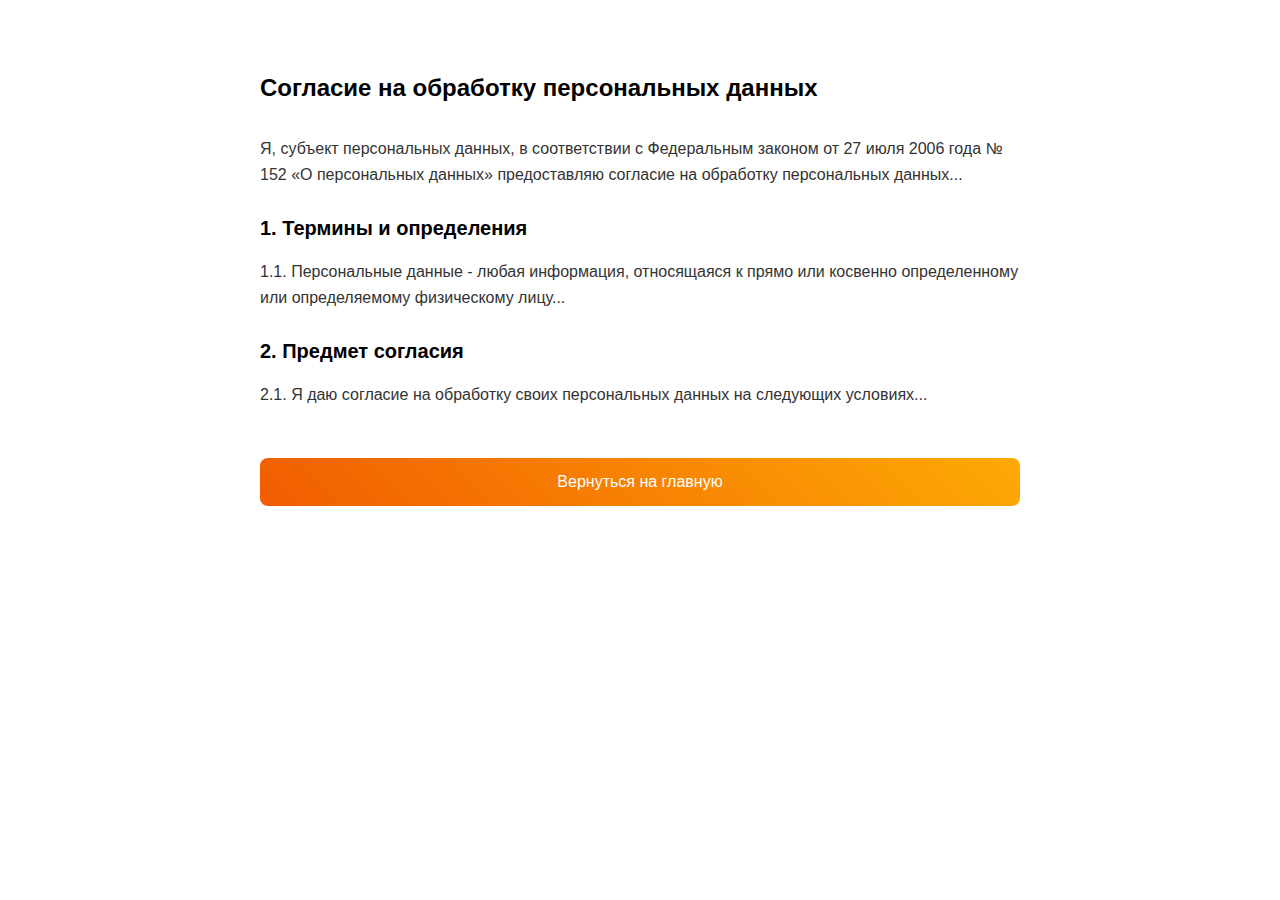
<file: data-processing.html>
<!DOCTYPE html>
<html lang="ru">
<head>
    <meta charset="UTF-8">
    <meta name="viewport" content="width=device-width, initial-scale=1.0">
    <title>Согласие на обработку персональных данных</title>
    <link rel="stylesheet" href="assets.css/styles.css">
</head>
<body>
    <div class="document-wrapper">
        <h1>Согласие на обработку персональных данных</h1>
        <div class="document-content">
            <!-- Текст согласия -->
            <p>Я, субъект персональных данных, в соответствии с Федеральным законом от 27 июля 2006 года № 152 «О персональных данных» предоставляю согласие на обработку персональных данных...</p>
            
            <h2>1. Термины и определения</h2>
            <p>1.1. Персональные данные - любая информация, относящаяся к прямо или косвенно определенному или определяемому физическому лицу...</p>
            
            <h2>2. Предмет согласия</h2>
            <p>2.1. Я даю согласие на обработку своих персональных данных на следующих условиях...</p>
            
            <!-- Добавьте остальные разделы документа -->
        </div>
        <a href="/" class="back-button">Вернуться на главную</a>
    </div>
</body>
</html>
</file>
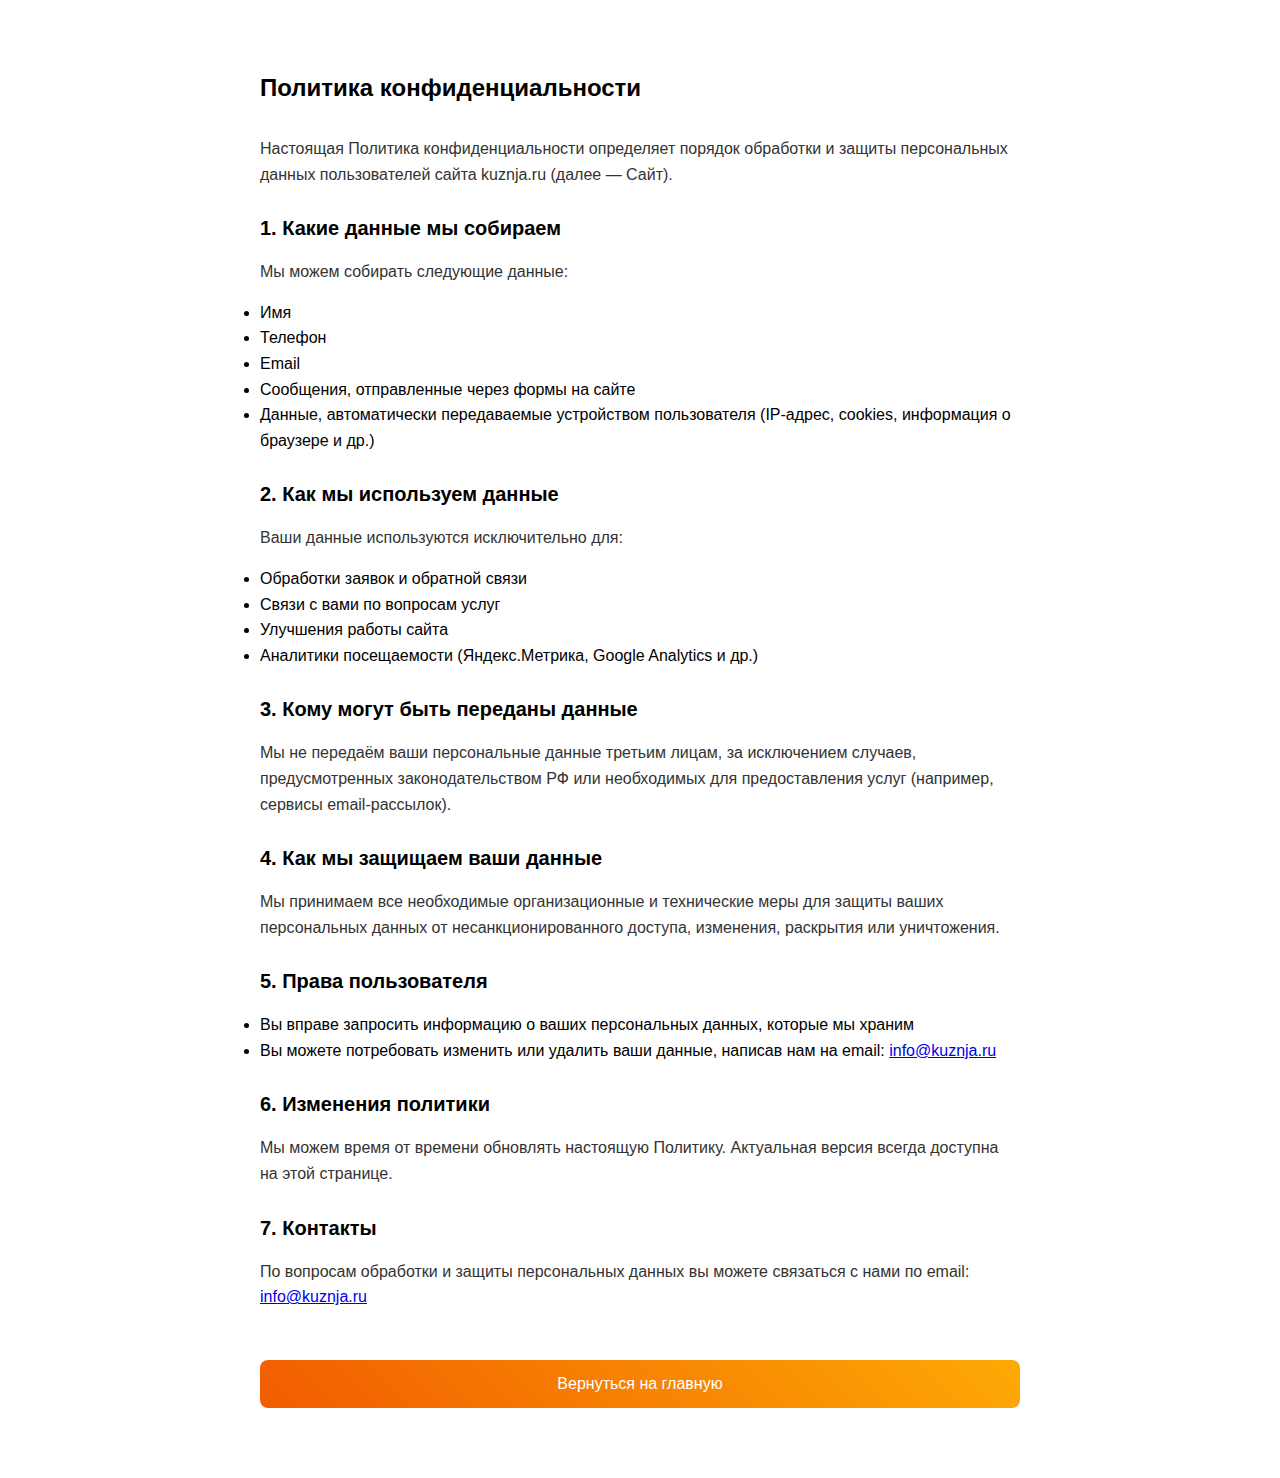
<file: privacy-policy.html>
<!DOCTYPE html>
<html lang="ru">
<head>
    <meta charset="UTF-8">
    <title>Политика конфиденциальности</title>
    <link rel="stylesheet" href="assets.css/styles.css">
</head>
<body>
    <div class="document-wrapper">
        <h1>Политика конфиденциальности</h1>
        <div class="document-content">
            <p>Настоящая Политика конфиденциальности определяет порядок обработки и защиты персональных данных пользователей сайта kuznja.ru (далее — Сайт).</p>

            <h2>1. Какие данные мы собираем</h2>
            <p>Мы можем собирать следующие данные:</p>
            <ul>
                <li>Имя</li>
                <li>Телефон</li>
                <li>Email</li>
                <li>Сообщения, отправленные через формы на сайте</li>
                <li>Данные, автоматически передаваемые устройством пользователя (IP-адрес, cookies, информация о браузере и др.)</li>
            </ul>

            <h2>2. Как мы используем данные</h2>
            <p>Ваши данные используются исключительно для:</p>
            <ul>
                <li>Обработки заявок и обратной связи</li>
                <li>Связи с вами по вопросам услуг</li>
                <li>Улучшения работы сайта</li>
                <li>Аналитики посещаемости (Яндекс.Метрика, Google Analytics и др.)</li>
            </ul>

            <h2>3. Кому могут быть переданы данные</h2>
            <p>Мы не передаём ваши персональные данные третьим лицам, за исключением случаев, предусмотренных законодательством РФ или необходимых для предоставления услуг (например, сервисы email-рассылок).</p>

            <h2>4. Как мы защищаем ваши данные</h2>
            <p>Мы принимаем все необходимые организационные и технические меры для защиты ваших персональных данных от несанкционированного доступа, изменения, раскрытия или уничтожения.</p>

            <h2>5. Права пользователя</h2>
            <ul>
                <li>Вы вправе запросить информацию о ваших персональных данных, которые мы храним</li>
                <li>Вы можете потребовать изменить или удалить ваши данные, написав нам на email: <a href="mailto:info@kuznja.ru">info@kuznja.ru</a></li>
            </ul>

            <h2>6. Изменения политики</h2>
            <p>Мы можем время от времени обновлять настоящую Политику. Актуальная версия всегда доступна на этой странице.</p>

            <h2>7. Контакты</h2>
            <p>По вопросам обработки и защиты персональных данных вы можете связаться с нами по email: <a href="mailto:info@kuznja.ru">info@kuznja.ru</a></p>
        </div>
        <a href="index.html" class="back-button">Вернуться на главную</a>
    </div>
</body>
</html>
</file>
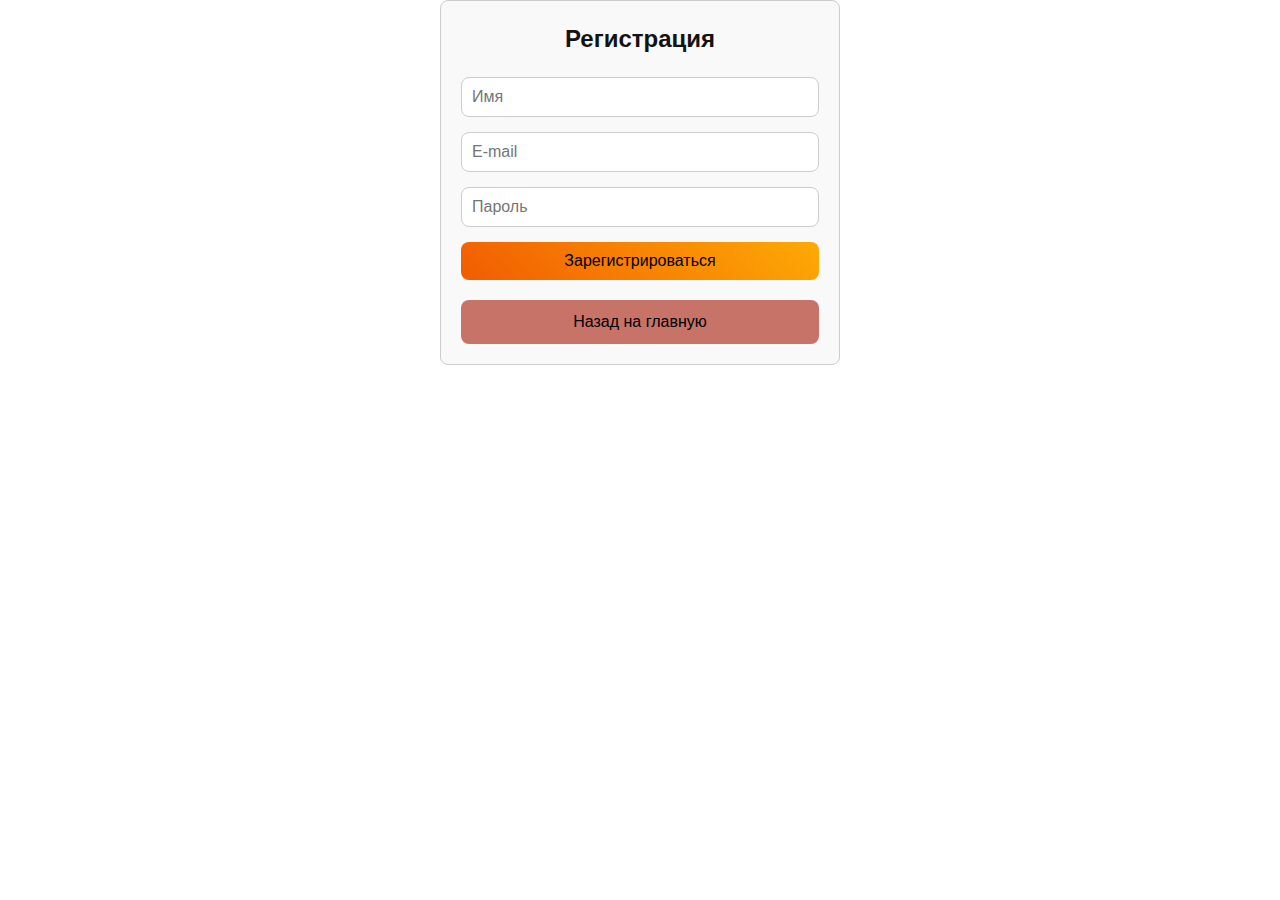
<file: registration.html>
<!DOCTYPE html>
<html lang="en">
<head>
    <meta charset="UTF-8">
    <meta name="viewport" content="width=device-width, initial-scale=1.0">
    <link rel="stylesheet" href="assets.css/styles.css">
    <title>Регистрация</title>
</head>
<body>
    <div class="registration__container">
        <h2 class="registration__title">Регистрация</h2>

        
        <form class="registration__form">
            <input type="text" placeholder="Имя" class="registration__input" required>
            <input type="email" placeholder="E-mail" class="registration__input" required>
            <input type="password" placeholder="Пароль" class="registration__input" required>
            <button type="submit" class="registration__button">Зарегистрироваться</button>
            
            <a href="index.html" class="back-link">Назад на главную</a>
        </form>
    </div>
</body>
</html>
</file>
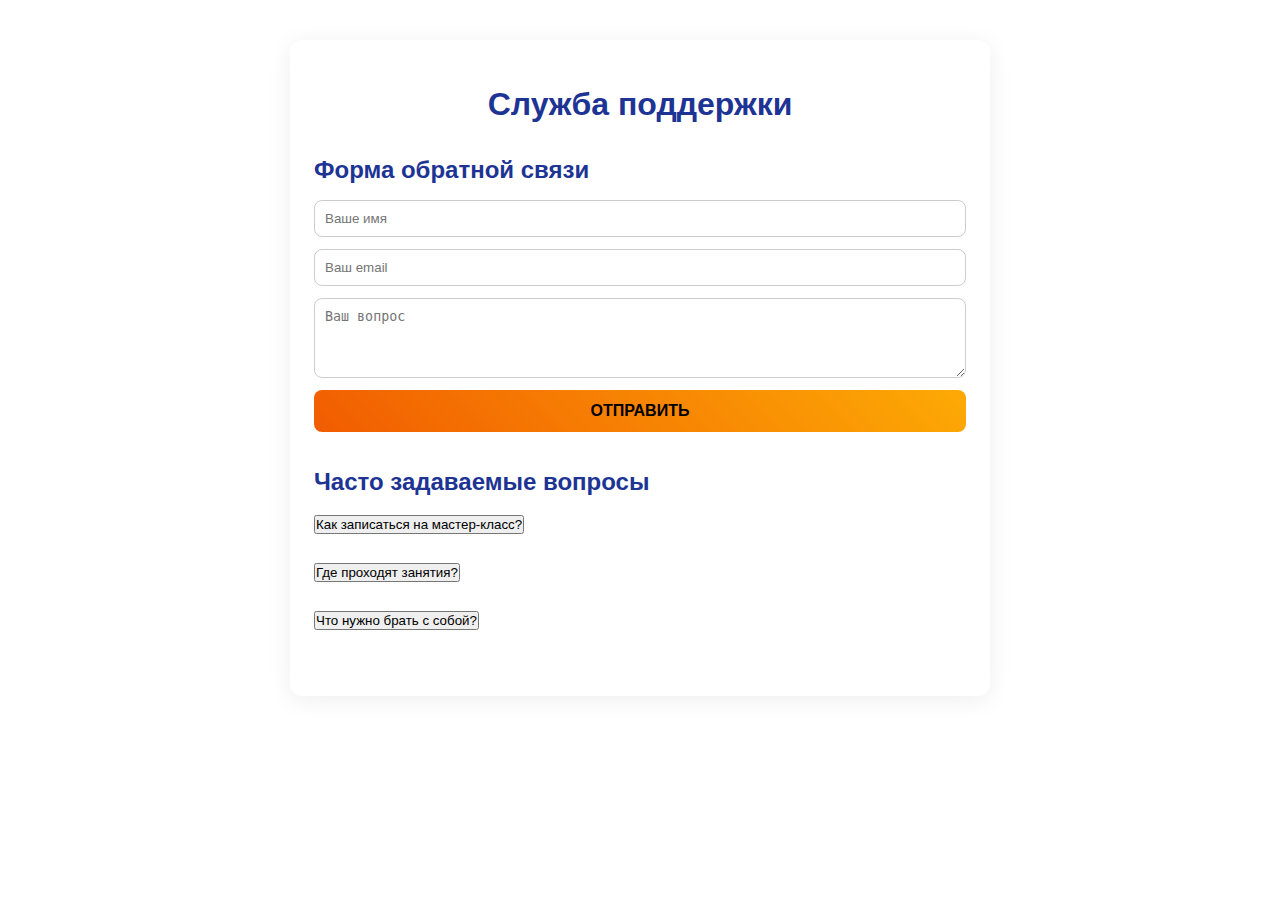
<file: support.html>
<!DOCTYPE html>
<html lang="ru">
<head>
    <meta charset="UTF-8">
    <title>Служба поддержки</title>
    <link rel="stylesheet" href="assets.css/styles.css">
</head>
<body>
    <div class="support__container" style="max-width: 700px; margin: 40px auto; background: #fff; border-radius: 12px; box-shadow: 0 4px 24px rgba(0,0,0,0.07); padding: 40px 24px;">
        <h1 style="text-align:center; color:#1D3494; margin-bottom: 24px;">Служба поддержки</h1>
        <h2 style="color:#1D3494; margin-bottom: 12px;">Форма обратной связи</h2>
        <form style="display:flex; flex-direction:column; gap:12px; margin-bottom:32px;">
            <input type="text" placeholder="Ваше имя" required style="padding:10px; border-radius:8px; border:1px solid #ccc;">
            <input type="email" placeholder="Ваш email" required style="padding:10px; border-radius:8px; border:1px solid #ccc;">
            <textarea placeholder="Ваш вопрос" required style="padding:10px; border-radius:8px; border:1px solid #ccc; min-height:80px;"></textarea>
            <button type="submit" style="background: linear-gradient(45deg, #F15C01 0%, #FDAA05 100%); color:#000; border:none; border-radius:8px; padding:12px 0; font-size:16px; font-weight:600; cursor:pointer;">ОТПРАВИТЬ</button>
        </form>
        <h2 style="color:#1D3494; margin-bottom: 12px;">Часто задаваемые вопросы</h2>
        <div class="faq">
            <div class="faq-item">
                <button class="faq-question">Как записаться на мастер-класс?</button>
                <div class="faq-answer">Через форму на главной странице или по телефону.</div>
            </div>
            <div class="faq-item">
                <button class="faq-question">Где проходят занятия?</button>
                <div class="faq-answer">Санкт-Петербург, Ленинский проспект 13В.</div>
            </div>
            <div class="faq-item">
                <button class="faq-question">Что нужно брать с собой?</button>
                <div class="faq-answer">Всё необходимое оборудование предоставляется на месте.</div>
            </div>
        </div>
    </div>
    <script>
    document.querySelectorAll('.faq-question').forEach(btn => {
        btn.addEventListener('click', function() {
            this.parentElement.classList.toggle('active');
        });
    });
    </script>
</body>
</html>
</file>
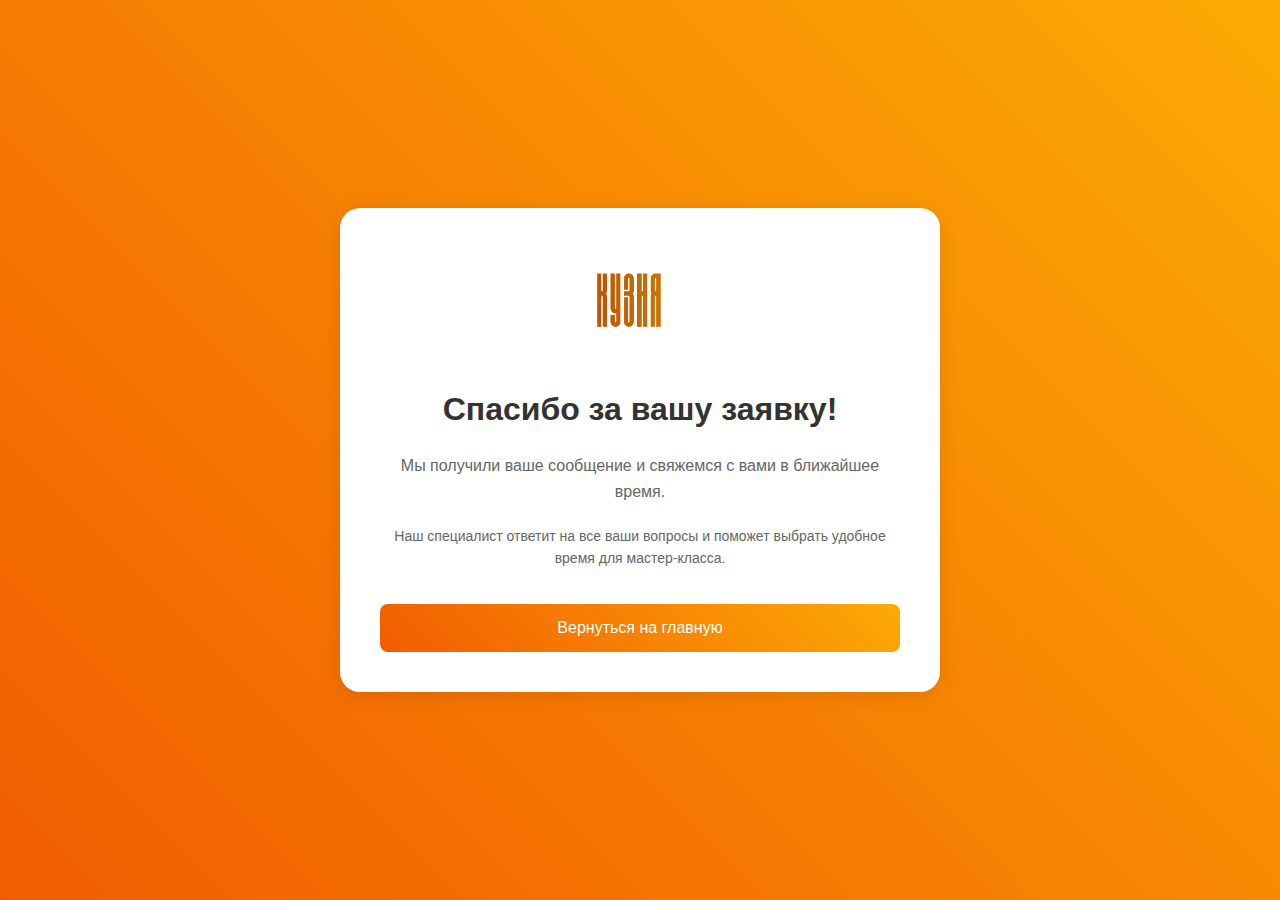
<file: thanks.html>
<!DOCTYPE html>
<html lang="ru">
<head>
    <meta charset="UTF-8">
    <meta name="viewport" content="width=device-width, initial-scale=1.0">
    <title>Спасибо за заявку | Кузня</title>
    <link rel="stylesheet" href="assets.css/styles.css">
    
    <!-- Добавляем те же фавиконки -->
    <link rel="apple-touch-icon" sizes="180x180" href="img/Pictures/icons/favicon_io (3)/apple-touch-icon.png">
    <link rel="icon" type="image/png" sizes="32x32" href="img/Pictures/icons/favicon_io (3)/favicon-32x32.png">
    <link rel="icon" type="image/png" sizes="16x16" href="img/Pictures/icons/favicon_io (3)/favicon-16x16.png">
    <link rel="manifest" href="img/Pictures/icons/favicon_io (3)/site.webmanifest">
</head>
<body>
    <div class="success-page">
        <div class="success-content">
            <img src="img/Pictures/Mask group (1).png" alt="Кузня" class="success-logo">
            <h1>Спасибо за вашу заявку!</h1>
            <p>Мы получили ваше сообщение и свяжемся с вами в ближайшее время.</p>
            <p class="success-details">Наш специалист ответит на все ваши вопросы и поможет выбрать удобное время для мастер-класса.</p>
            <a href="/" class="back-button">Вернуться на главную</a>
        </div>
    </div>
</body>
</html>
</file>
<file: assets.css/styles.css>
/* Reset and base styles */
* {
    margin: 0;
    padding: 0;
    box-sizing: border-box;
}

/* Variables */
:root {
    --primary-color: #F15C01;
    --secondary-color: #FDAA05;
    --text-color: #ffffff;
    --background-color: #000000;
}

/* Base styles */
body {
    font-family: Arial, sans-serif;
    line-height: 1.5;
    color: var(--text-color);
}

.wrapper {
    min-height: 100vh;
    display: flex;
    flex-direction: column;
    overflow: hidden;
}

/* Header styles */
.header {
    position: fixed;
    width: 100%;
    top: 0;
    left: 0;
    background-color: var(--background-color);
    z-index: 100;
    height: 80px;
}

.header__container {
    max-width: 1200px;
    margin: 0 auto;
    padding: 0 20px;
    height: 100%;
    display: flex;
    align-items: center;
    justify-content: center;
    position: relative;
}

.header__menu {
    flex: 1;
}

.menu__list {
    display: flex;
    justify-content: center;
    align-items: center;
    gap: 57px;
    margin: 0;
    padding: 0;
    list-style: none;
}

.menu__list li:nth-child(5) {
    margin: 0 30px;
}

.menu__list li:last-child {
    margin-right: 120px;
}

.menu__link {
    color: var(--text-color);
    text-decoration: none;
    font-size: 16px;
    transition: color 0.3s ease;
    outline: none;
}

.menu__link:hover {
    color: var(--primary-color);
}

.header__logo {
    display: flex;
    align-items: center;
    height: 32px;
}

.header__logo img {
    max-width: 100px;
    height: auto;
    object-fit: contain;
}

.header__right {
    position: absolute;
    right: 20px;
}

.header__button {
    width: 103px;
    height: 32px;
    padding: 0;
    display: flex;
    align-items: center;
    justify-content: center;
    background: transparent;
    color: var(--text-color);
    text-decoration: none;
    border: 2px solid transparent;
    border-radius: 8px;
    background-image:
        linear-gradient(var(--background-color), var(--background-color)),
        linear-gradient(to right, var(--primary-color), var(--secondary-color));
    background-origin: border-box;
    background-clip: content-box, border-box;
    transition: all 0.3s ease;
}

.header__button:hover {
    opacity: 0.8;
}

.menu__icon {
    display: none;
}


.hero {
    padding-top: 80px;
    padding-bottom: 30px;
    background-color: var(--background-color);
    position: relative;
    margin-bottom: 0;
}

.hero__container {
    max-width: 1200px;
    margin: 0 auto;
    padding: 0 15px;
    position: relative;
    display: flex;
    align-items: center;
}

.hero__content {
    max-width: 800px;
    position: relative;
    z-index: 2;
    padding-top: 100px;
    padding-left: 100px;
}

.hero__title {
    font-family: 'Kanit', sans-serif;
    font-size: 64px;
    font-weight: 700;
    line-height: 85%;
    margin-bottom: 30px;
    width: 140%;
}

.hero__subtitle {
    font-family: 'Libre Franklin', sans-serif;
    font-size: 24px;
    margin-bottom: 215px;
    opacity: 0.9;
}

.hero__button {
    background: linear-gradient(45deg, #F15C01 0%, #FDAA05 100%);
    color: #000000;
    width: 394px;
    height: 69px;
    padding: 15px;
    border: none;
    border-radius: 8px;
    font-size: 20px;
    font-weight: 600;
    font-family: 'Libre Franklin', sans-serif;
    cursor: pointer;
    transition: opacity 0.3s ease;
    text-decoration: none;
    /* Добавляем, так как это ссылка */
    display: inline-flex;
    /* Добавляем для правильного выравнивания текста */
    align-items: center;
    /* Центрируем текст по вертикали */
    justify-content: center;
    /* Центрируем текст по горизонтали */
   
}

.hero__button:hover {
    opacity: 0.9;
}

.hero__image {
    position: absolute;
    right: 0;
    top: 50%;
    transform: translateY(-50%);
    width: 50%;
    z-index: 1;
}

.hero__image img {
    width: 100%;
    height: auto;
    object-fit: cover;
}

.menu__icon {
    display: none;
}


/* Добавим общее правило для всех элементов */
* {
    box-sizing: border-box;
}

.about {
    position: relative;
    width: 100%;
    margin-top: -1px;
    min-height: 1011px;
    margin-bottom: 12px;
    background-image: url('img/Pictures/горн.png');
    background-size: cover;
    background-position: center;
    background-repeat: no-repeat;
    display: flex;
    align-items: center;
}

.about__container {
    max-width: 1440px;
    margin: 0 auto;
}

.about__content {
    position: relative;
    top: -150px;
    left: 50%;
    transform: translateX(-50%);
    z-index: 2;
    width: 100%;
    max-width: 581px;
    height: auto;
    overflow: hidden;
    padding: 20px;
}

.about__text {
    display: block;
    width: 100%;
    height: auto;
    font-family: 'Libre Franklin', sans-serif;
    font-size: 20px;
    line-height: 1.5;
    color: var(--text-color);
    margin: 0;
    padding: 0;
}

.about__image {
    position: absolute;
    top: 0;
    left: 0;
    width: 100%;
    height: 100%;
    z-index: 1;
}

.about__image img {
    width: 100%;
    height: 100%;
    object-fit: cover;
    object-position: center;
}


.masterclass {
    background-color: #ffffff;
    padding: 0 0 50px;
    margin-top: 12px;
    position: relative;
    z-index: 2;
}

.masterclass__container {
    max-width: 1440px;
    margin: 0 auto;
    display: flex;
    flex-wrap: wrap;
    /* Добавляем перенос строк */
    justify-content: center;
    align-items: center;
    padding: 0 20px;
}

.masterclass__card {
    display: flex;
    width: 1098px;
    gap: 12px;
    align-items: center;
    justify-content: center;
    margin-bottom: 12px;
    /* Добавляем отступ между карточкам */
}

.masterclass__card:last-child {
    margin-bottom: 0;
    /* Убираем отступ у последней карточки */
}

.masterclass__card.expanded {
    align-items: stretch;
    margin-bottom: 30px;
}


.card__image {
    width: 579px;
    height: 386px;
    flex-shrink: 0;
    border-radius: 12px;
    overflow: hidden;
}

.card__image img {
    width: 100%;
    height: 100%;
    object-fit: cover;
}

.card__content {
    width: 519px;
    height: 386px;
    padding: 48px 67px;
    display: flex;
    flex-direction: column;
    background-color: #F15C01;
    justify-content: center;
    align-items: center;
    border-radius: 12px;
}

.card__content-wrapper {
    width: 385px;
    height: auto;
    min-height: 289px;
    display: flex;
    flex-direction: column;
    gap: 6px;
    justify-content: center;
}

.masterclass__card:nth-child(2) .card__content {
    background-color: #CD9764;
}

.masterclass__card:nth-child(3) .card__content {
    background-color: #D9722B;
}

.masterclass__card:nth-child(4) .card__content {
    background-color: #C77368;
}

.card__title {
    font-family: 'Libre Franklin', sans-serif;
    font-size: 20px;
    font-weight: 600;
    color: #000000;
    margin: 0;
    line-height: 115%;
}

.card__description {
    font-family: 'Libre Franklin', sans-serif;
    font-size: 16px;
    color: var(--text-color);
    display: -webkit-box;
    -webkit-line-clamp: 2;
    /* Ограничение в 2 строки */
    -webkit-box-orient: vertical;
    overflow: hidden;
    text-overflow: ellipsis;
    margin: 0;
}

.card__details {
    display: flex;
    flex-direction: column;
    gap: 6px;
    font-family: 'Libre Franklin', sans-serif;
    font-size: 16px;
    color: #000000;
    margin-bottom: 6px;
}

.card__details p {
    margin: 0;
}

.card__footer {
    display: flex;
    justify-content: space-between;
    align-items: center;
    margin-top: auto;
}

.card__price {
    font-family: 'Libre Franklin', sans-serif;
    font-size: 20px;
    font-weight: 600;
    color: #000000;
    margin: 0;
}

.card__footer a {
    font-family: 'Libre Franklin', sans-serif;
    font-size: 16px;
    color: var(--text-color);
    text-decoration: none;
    text-transform: uppercase;
}

.card__footer a:hover {
    opacity: 0.8;
}

.card__arrow {
    width: 385px;
    height: 2px;
    background-color: #000000;
    position: relative;
    margin: 6px 0;
}

.long-arrow {
    height: 1px;
}

.card__arrow::after {
    content: '';
    position: absolute;
    left: -4px;
    top: 50%;
    transform: translateY(-50%) rotate(180deg);
    width: 0;
    height: 0;
    border-top: 6px solid transparent;
    border-left: 8px solid #000000;
    border-bottom: 6px solid transparent;

}

.card__full-description {
    font-family: 'Libre Franklin', sans-serif;
    font-size: 14px;
    color: #000000;
    margin: 6px 0;
    line-height: 120%;
    display: -webkit-box;
    -webkit-line-clamp: 2;
    -webkit-box-orient: vertical;
    overflow: hidden;
    text-overflow: ellipsis;
    transition: all 0.3s ease;
}

.card__full-description.expanded {
    -webkit-line-clamp: unset;
    display: block;
    height: auto;
    max-height: none;
}


.card__link {
    color: var(--text-color);
    text-decoration: none;
    cursor: pointer;
    transition: opacity 0.3s ease;
    font-size: 12px;
}

.card__link:hover {
    opacity: 0.8;
}


.master {
    background-color: #ffffff;
    padding: 50px 0;
}

.master__container {
    max-width: 1440px;
    margin: 0 auto;
    padding: 0 20px;
    display: flex;
    align-items: center;
    justify-content: center;
    gap: 121px;
    /* Отступ между текстом и картинкой */
}

.master__content {
    width: 419px;
    height: 457px;
    display: flex;
    flex-direction: column;
    gap: 16px;
    /* Отступ между эементами */
}

.master__title {
    font-family: 'Libre Franklin', sans-serif;
    font-size: 32px;
    font-weight: 600;
    color: #000000;
}

.master__text {
    font-family: 'Libre Franklin', sans-serif;
    font-size: 16px;
    font-weight: 400;
    line-height: 1.5;
    color: #000000;
}

.master__arrow {
    width: 393px;
    height: 1px;
    background-color: #000000;
    position: relative;
    margin: 6px 0;
    display: flex;
    align-items: center;
    justify-content: flex-end;
    /* Добавляем выравнивание по правому краю */
}

.master__arrow::after {
    content: '';
    position: relative;
    width: 0;
    height: 0;
    border-top: 6px solid transparent;
    border-left: 8px solid #000000;
    border-bottom: 6px solid transparent;
    margin-right: -4px;
    /* Добавляем небольшой отступ справа */
}

.master__title+.master__arrow {
    height: 2px;
}

.master__subtitle {
    font-family: 'Libre Franklin', sans-serif;
    font-size: 24px;
    font-weight: 400;
    color: #000000;
}

.master__image {
    width: 571px;
    height: 697px;
}

.master__image img {
    width: 100%;
    height: 100%;
    object-fit: cover;
    border-radius: 12px;
    /* Добавляем скругление углов как у карточек */
}

.gallery {
    width: 100%;
    background-color: #ffffff;
    margin-top: 30px;
}

.gallery__container {
    width: 1110px;
    height: 1115px;
    margin: 0 auto;
    display: flex;
    gap: 12px;
}

.gallery__main {
    width: 588px;
    height: 1115px;
    position: relative;
    overflow: hidden;
    border-radius: 12px;
}

.gallery__main::before {
    content: '';
    position: absolute;
    width: 300px;
    /* Размер эллипса можно регулировать */
    height: 300px;
    background: #165AC9;
    border-radius: 50%;
    top: 351px;
    /* mt-351 */
    left: 85px;
    /* ml-85 */
    filter: blur(100px);
    /* Эффект размытия */
    opacity: 1;
    z-index: 1;
    /* Располагаем под текстом, но над картинкой */
}

.gallery__main img {
    width: 100%;
    height: 100%;
    object-fit: cover;
    border-radius: 12px;
}

.gallery__text {
    position: absolute;
    width: 410px;
    height: 189px;
    margin-top: 151px;
    margin-left: 104px;
    margin-right: 74px;
    z-index: 2;
}

.gallery__text p {
    font-family: 'Libre Franklin', sans-serif;
    font-size: 20px;
    font-weight: 400;
    line-height: 1.5;
    color: var(--text-color);
}

.gallery__side {
    display: flex;
    flex-direction: column;
    gap: 12px;
}

.gallery__image {
    width: 510px;
    height: 376px;
    overflow: hidden;
    border-radius: 12px;
}

.gallery__image img {
    width: 100%;
    height: 100%;
    object-fit: cover;
    border-radius: 12px;
}


.contact {
    background-color: #1D3494;
    position: relative;
    width: 100%;
    min-height: 875px;
    margin-top: 100px;
    overflow: visible;
}

.contact__bg-image {
    position: absolute;
    left: 0;
    top: 0;
    width: 528px;
    height: 100%;
    background-image: url('../img/Pictures/подвал.png');
    background-size: cover;
    background-position: center;
    background-repeat: no-repeat;
    z-index: 1;

}

.contact__container {
    display: flex;
    justify-content: space-between;
    align-items: flex-start;
    max-width: 1440px;
    width: 100%;
    margin: 0 auto;
    padding: 60px 20px;
    position: relative;
    z-index: 2;
    min-height: 800px;
}

.contact__form-wrapper {
    background: #D9D9D9;
    border-radius: 16px;
    padding: 30px;
    width: 695px;
    height: auto;
    margin-left: 100px;
    display: flex;
    align-items: center;
    gap: 86px;
    position: relative;
    justify-content: center;
}

.contact__info {
    width: 367px;
    height: auto;
    padding: 0 20px;
    position: absolute;
    right: 68px;
    top: -70px;
    z-index: 3;
    display: flex;
    flex-direction: column;
}

.contact__blue-line {
    position: absolute;
    left: 0;
    top: 0;
    width: 21px;
    height: 100%;
    /* Высота как у формы */
    background-color: #1D3494;
    z-index: 2;
    border-top-left-radius: 16px;
    /* Скругление как у формы */
    border-bottom-left-radius: 16px;
}

.contact__media-container {
    width: 168px;
    height: 382px;
    display: flex;
    flex-direction: column;
    align-self: center;
    /* Центрируем сам контейнер */
    margin: auto 0;
    /* Автоматические отступы сверху и снизу */
    padding-left: 20px;
}

.contact__image-text {
    width: 168px;
    height: 115px;
    display: block;
    font-family: 'Libre Franklin', sans-serif;
    font-size: 14px;
    color: #000000;
    line-height: auto;
}

.contact__small-image {
    width: 158px;
    height: 237px;
    object-fit: cover;
    border-radius: 8px;
    margin-bottom: 15px;
    /* Отступ между картинкой и текстом */
}

.contact__description {
    font-size: 14px;
    color: #000000;
}

/* Контейнер для полей формы */
.contact__fields-container {
    max-width: 100%;
    margin: 0 auto;
    padding-left: 40px; /* Добавляем отступ слева, чтобы сдвинуть контент вправо */
}

.contact__form-title {
    font-family: 'Libre Franklin', sans-serif;
    font-size: 20px;
    font-weight: 600;
    /* Добавляем semi-bold */
    color: #000000;
    margin-bottom: 30px;
    line-height: 1.3;
}

.contact__form {
    display: flex;
    flex-direction: column;
    gap: 20px;
    margin-right: 20px;
}

.contact__input,
.contact__textarea {
    width: 100%;
    padding: 10px;
    margin-bottom: 15px;
    border: 1px solid #ccc;
    border-radius: 8px;
    font-size: 16px;
    color: #000000;
}

.contact__input::placeholder,
.contact__textarea::placeholder {
    color: #666666;
}

.contact__input:focus,
.contact__textarea:focus {
    border-color: var(--primary-color);
    outline: none;
    color: #000000;
}

.contact__textarea {
    height: 120px;
    /* Высота текстовой области */
    resize: none;
    /* Запрещаем изменение размера */
    border: 1px solid #161616;
    /* Стандартная рамка */
    border-radius: 8px;
    /* Скругление углов */

}

.contact__textarea:focus {
    border: 1px solid var(--primary-color);
    /* Изменяем цвет рамки при фокусе */
}

/* Нижняя линия для полей ввода */
.contact__input {
    border-bottom: 1px solid #161616;
    /* Нижняя линия для поля ввода */
}

.contact__input:focus {
    border-bottom: 2px solid var(--secondary-color);
    /* Изменяем цвет нижней линии при фокусе */
}

.contact__button {
    background: linear-gradient(45deg, #F15C01 0%, #FDAA05 100%);
    color: #000000;
    /* Меняем цвет текста на черный */
    width: 100%;
    height: 69px;
    padding: 15px;
    border: none;
    border-radius: 8px;
    font-size: 20px;
    font-weight: 600;
    /* Добвляем semi-bold */
    font-family: 'Libre Franklin', sans-serif;
    cursor: pointer;
    transition: opacity 0.3s;
}

.contact__button:hover {
    opacity: 0.9;
    /* Меняем эффект при наведении */
}

.contact__checkbox {
    display: flex;
    align-items: center;
    gap: 10px;
    font-size: 12px;
    font-family: 'Libre Franklin', sans-serif;
}

.contact__logo {
    width: 336px;
    margin-bottom: 20px;
}

.contact__text {
    width: 336px;
    margin-bottom: 40px;
}

.contact__details {
    width: 100%;
    display: flex;
    flex-direction: column;
    gap: 18px;
    margin-bottom: 30px;
}

.contact__column-left,
.contact__column-right,
.contact__phone-group,
.contact__location-group {
    display: flex;
    flex-direction: column;
    /* Вертикальное расположение */
}

/* Группируем телефон и локацию */
.contact__phone,
.contact__location {
    display: flex;
    align-items: center;
    gap: 8px;
    color: #FFFFFF;
    font-size: 18px;
    line-height: 1.5;
    white-space: nowrap;
}

/* Группируем регион и адрес */
.contact__region,
.contact__address {
    color: #CB8604;
    font-size: 14px;
    margin-top: 4px;
    margin-left: 32px;
    white-space: nowrap;
    /* Зпрещем перенос */
}

.contact__social {
    display: flex;
    gap: 17px;
    margin: 20px 0;
    /* Убираем отрицательный margin-left */
    justify-content: flex-start;
    /* Выравниваем по левому краю */
    width: auto;
    /* Убраем 100% ширину */

}

.social__link {
    display: flex;
    align-items: center;
    justify-content: center;
    width: 24px;
    height: 24px;
    transition: opacity 0.3s ease;
}

.social__link:hover {
    opacity: 0.8;
}

.icon {
    display: inline-block;
    width: 24px;
    height: 24px;
    vertical-align: middle;
    flex-shrink: 0;
    /* Предотвращаем сжатие иконки */

}

.icon-phone {
    background: url('../img/icons/phone.svg') no-repeat center;
    background-size: contain;
}

.icon-location {
    background: url('../img/icons/location.svg') no-repeat center;
    background-size: contain;
}

.footer {
    position: relative;
    width: 100%;
    max-width: 754px;
    margin: 170px auto 0;
    z-index: 2;
    left: 50%;
    transform: translateX(-50%);
}

.footer__container {
    width: 100%;
    display: flex;
    flex-direction: column;
    align-items: center;
    padding-bottom: 20px;

}


.footer__nav {
    width: 100%;
}

.footer__list {
    display: flex;
    justify-content: center;
    gap: 43px;
    list-style: none;
    padding: 0;
    margin: 0 0 15px 0;
    white-space: nowrap;

}

.footer__link {
    color: rgba(255, 255, 255, 0.5);
    text-decoration: none;
    font-size: 14px;
    transition: color 0.3s ease;
}

.footer__link:hover {
    color: #FFFFFF;

}

.footer__copyright {
    color: rgba(255, 255, 255, 0.5);
    text-decoration: none;
    font-size: 12px;
    margin: 5px 0;
    text-align: center;
    white-space: nowrap;
}


/* Media queries */
@media (max-width: 991px) {
    .hero__title {
        width: 120%;
        font-size: 48px;
    }

    .hero__subtitle {
        font-size: 20px;
    }

}

@media (max-width: 768px) {
    .menu__icon {
        display: block;
        width: 30px;
        height: 18px;
        position: relative;
        cursor: pointer;
        z-index: 5;
    }

    .menu__icon span,
    .menu__icon::before,
    .menu__icon::after {
        position: absolute;
        left: 0;
        height: 2px;
        width: 100%;
        background-color: var(--text-color);
        transition: all 0.3s ease;
    }

    .menu__icon::before {
        content: "";
        top: 0;
    }

    .menu__icon::after {
        content: "";
        bottom: 0;
    }

    .menu__icon span {
        top: 50%;
        transform: translateY(-50%);
    }

    .menu__body {
        position: fixed;
        top: 0;
        left: -100%;
        width: 100%;
        height: 100%;
        background-color: rgba(0, 0, 0, 0.9);
        padding: 100px 30px 30px;
        transition: left 0.3s ease;
        overflow: auto;
    }

    .menu__body.active {
        left: 0;
    }

    .menu__list {
        flex-direction: column;
        align-items: center;
    }


    .hero__container {
        flex-direction: column;
        text-align: center;
    }

    .hero__content {
        margin-bottom: 30px;
    }

    .hero__image {
        max-width: 100%;
    }

    .header__container {
        justify-content: space-between;
        padding: 0 20px;
    }

    .menu__icon {
        order: 3;
        margin-left: auto;
        position: absolute;
        right: 20px;
    }

    .header__right {
        position: static;
        order: 1;
    }

    .header__menu {
        order: 3;
    }

    .menu__list {
        gap: 30px;
    }

    .menu__link {
        text-align: center;
        /* Центрируем текст утри ссылки */
    }

    .header__logo {
        display: none;
    }
}

@media (max-width: 1024px) {
    .hero__content {
        padding-left: 50px;
        /* Уменьшаем отступ слева */
        padding-top: 80px;
    }

    .hero__title {
        font-size: 48px;
        /* Уменьшаем размер заголовка */
        width: 120%;
        /* Уменьшаем ширину наложения на картинку */
    }

    .hero__subtitle {
        font-size: 20px;
        margin-bottom: 150px;
        /* Уменьшаем отступ до кнопки */
    }

    .hero__button {
        padding: 15px 30px;
        /* Уменьшаем размер кнопки */
        font-size: 16px;
    }

    .hero__image {
        width: 45%;
        /* Немного уменьшаем картинку */
    }

    .menu__list {
        gap: 40px;
        font-size: 14px;
    }
}


@media (max-width: 768px) {
    .hero__content {
        padding-left: 20px;
        padding-top: 60px;
        padding-right: 20px;
    }

    .hero__title {
        font-size: 36px;
        width: 100%;
        /* Убираем наложение на картинку */
        text-align: left;
    }

    .hero__subtitle {
        font-size: 18px;
        margin-bottom: 80px;
        text-align: left;

        br {
            display: none;
            /* Убираем перенос строки в подзаголовке */
        }
    }

    .hero__button {
        padding: 12px 25px;
        font-size: 18px;
        width: 100%;
        /* Кнопка на всю ширину */
        text-align: center;
    }

    .hero__image {
        position: relative;
        width: 70%;
        margin-top: 40px;
        transform: none;
        top: auto;
    }

    .hero__container {
        flex-direction: column;
    }
}


@media (max-width: 480px) {
    .hero__title {
        font-size: 32px;
    }

    .hero__subtitle {
        font-size: 16px;
        margin-bottom: 60px;
    }

    .hero__content {
        padding-left: 15px;
        padding-right: 15px;
        padding-top: 40px;
    }

    .hero__image {
        position: absolute;
        right: 0;
        top: 40%;
        transform: translateY(-50%);
        width: 80%;
        /* Уменьшаем ширину изображения для меньшего экрана */
        max-width: 300px;
        /* Установите максимальную ширину, если необходимо */
        z-index: 1;
    }
}

@media (max-width: 1024px) {
    .about {
        min-height: 800px;
        /* Уменьшаем минимальную высоту */
        padding: 40px 0;
        /* Добавляем отступы сверху и снизу */
    }

    .about::after {
        content: '';
        position: absolute;
        bottom: 0;
        left: 0;
        width: 100%;
        height: 100px;
        background: linear-gradient(to bottom, transparent, #ffffff);
        /* Добавляем плавный переход к следующей секции */
    }
}

@media (max-width: 768px) {
    .about {
        min-height: 800px;
        margin-bottom: 12px;
        /* Увеличьте отступ между секциями */
    }

    .about__content {
        padding: 60px 20px;

    }

    .about__text {
        font-size: 18px;
    }

    .about__image {
        width: 100%;
    }
}

@media (max-width: 480px) {
    .about {
        height: auto;       
        padding: 0;
        min-height: 400px;
        /* Установливаем минимальную высоту для еще меньших экранов */
    }

    .about__image {
        position: relative;
        width: 100%;
        height: auto;
        /* Установливаем высоту на auto, чтобы сохранить пропорции */
        z-index: 1;
    }

    .about__content {
        position: absolute;
        /* Изменяем на relative, чтобы избежать наложения */
        top: 0;
        /* Установливаем top на 0, чтобы контент не смещался */
        right: 0;
        /* Установливаем right на 0, чтобы контент не смещался */
        width: 100%;
        /* Установливаем ширину на 100% для адаптивности */
        height: auto;
        /* Установливаем высоту на auto, чтобы контент подстраивался */
        padding: 20px;
        /* Добавляем отступы, если необходимо */
    }

    .about__text {
        font-size: 14px;
        /* Уменьшаем размер шрифта для меньшего экрана */
        padding: 10px;
    }
}

@media (max-width: 1200px) {
    .masterclass__card {
        width: 100%;
        flex-direction: column;
        gap: 20px;
    }

    .card__image,
    .card__content {
        width: 100%;
        max-width: 800px;
        /* Ограничиваем максимальную ширину */
    }

    .card__content-wrapper {
        width: 100%;
        /* Контент занимает всю ширину */
        padding: 0 20px;
    }

    .card__arrow.long-arrow {
        width: 100%;
        /* Стрелки тоже на всю ширину */
    }
}

@media (max-width: 768px) {
    .masterclass__container {
        padding: 0 15px;
    }

    .masterclass__card {
        flex-direction: column;
        width: 100%;
    }

    .card__image {
        width: 100%;
        height: 200px;
    }

    .card__content {
        width: 100%;
        height: auto;
        padding: 24px 20px;
    }

    .card__content-wrapper {
        width: 100%;
        /* На всю ширину */
        max-width: 100%;
        /* Ограничиваем максимальную ширину */
        padding: 0;
    }

    .card__arrow,
    .card__arrow.long-arrow {
        width: 100%;
        /* Стрелки на всю ширину контейнера */
        max-width: 100%;
    }

    .card__title {
        font-size: 16px;
        width: 100%;
    }

    .card__full-description {
        font-size: 14px;
        width: 100%;
    }

    .card__details {
        font-size: 14px;
        width: 100%;
    }

    .card__price {
        font-size: 16px;
    }

    .card__footer {
        width: 100%;
    }

    .card__footer a {
        font-size: 14px;
    }
}

@media (max-width: 480px) {
    .card__content {
        padding: 20px 15px;
    }

    .card__image {
        height: 180px;
    }

    .card__content-wrapper {
        width: 100%;
    }

    .card__title {
        font-size: 14px;
    }

    .card__full-description,
    .card__details,
    .card__footer a {
        font-size: 12px;
    }
}

@media (max-width: 1024px) {
    .master__container {
        gap: 50px;
        padding: 0 20px;
        align-items: center;
        /* Центрируем по вертикали */
    }

    .master__content {
        width: 100%;
        max-width: 500px;
        display: flex;
        /* Добавляем flex для контента */
        flex-direction: column;
        justify-content: center;
        /* Центрируем содержимое */
    }

    .master__image {
        display: flex;
        /* Добавляем flex для изображения */
        align-items: center;
        justify-content: center;
    }

    .master__arrow {
        width: 100%;
        max-width: 393px;
    }

    .master__title {
        font-size: 28px;
    }

    .master__subtitle {
        font-size: 20px;
    }
}

@media (max-width: 768px) {
    .master {
        padding: 30px 0;
    }

    .masterclass {
        padding: 0 0 30px;
    }

    .master__container {
        flex-direction: column;
        gap: 30px;

        justify-content: center;
        /* Добавляем центрирование по горизонтали */
    }

    .master__content {
        text-align: left;
        padding: 0 15px;
        width: 100%;
        height: auto;
        order: 1;
        display: flex;
        /* Добавляем flex */
        flex-direction: column;
        align-items: center;
        /* Центрируем содержимое */
    }

    .master__image {
        width: 100%;
        height: auto;
        max-width: 400px;
        margin: 0 auto;
        order: 2;
        display: flex;
        /* Добавляем flex */
        align-items: center;
        justify-content: center;
    }
}

.master__image img {
    width: 100%;
    height: auto;
    object-fit: contain;
    /* Меняем на contain */
}

.master__arrow {
    width: 100%;
    /* Стрелки на всю ширину */
    max-width: 100%;
}

@media (max-width: 480px) {
    .master {
        padding: 30px 0;
    }

    .master__container {
        padding: 0 15px;
        gap: 20px;
    }

    .master__content {
        padding: 0;
        margin-top: 20px;
    }

    .master__image {
        width: 100%;
        height: 250px;
        /* Фиксированная высота для картинки */
        max-width: 100%;
    }

    .master__image img {
        width: 100%;
        height: 100%;

    }

    .master__title {
        font-size: 20px;
    }

    .master__subtitle {
        font-size: 16px;
    }

    .master__text {
        font-size: 14px;
    }

    .master__arrow {
        width: 100%;
    }
}

@media (max-width: 1024px) {
    .gallery__container {
        width: 100%;
        height: auto;
        padding: 0 20px;
    }

    .gallery__main {
        width: 50%;
        height: auto;
    }

    .gallery__side {
        width: 50%;
    }

    .gallery__text {
        width: 70%;
        height: auto;
        margin: 140px 50px;
    }

    .gallery__text p {
        font-size: 18px;
    }

    .gallery__image {
        width: 100%;
        height: 300px;
    }
}

@media (max-width: 768px) {
    .gallery__container {
        flex-direction: column;
        padding: 0 15px;
        gap: 20px;
    }

    .gallery__main {
        width: 100%;
        height: 500px;
    }

    .gallery__text {
        width: 60%;
        height: auto;
        margin: 130px 40px;
    }

    .gallery__text p {
        font-size: 16px;
    }

    .gallery__side {
        width: 100%;
    }

    .gallery__image {
        width: 100%;
        height: 250px;
    }
}

@media (max-width: 480px) {
    .gallery__main {
        height: 400px;
    }

    .gallery__text {
        margin: 0;
    }

    .gallery__text p {
        font-size: 14px;
        padding: 20px;
    }

    .gallery__image {
        height: 200px;
    }
}

@media (max-width: 1024px) {
    .contact {
        min-height: 600px; /* Настраиваем минимальную высоту, если необходимо */
    }

    .contact__bg-image {
        width: 100%; /* Позволяем изображению занимать полную ширину */
        height: 100%; /* Высота автоматически подстраивается */
        max-width: 528px; /* Сохраняем максимальную ширину */
    }

    .contact__container {
        flex-direction: column;
        align-items: center;
        gap: 30px;
    }

    .contact__content {
        width: 100%;
        padding: 40px 20px;
    }

    .contact__form-wrapper {
        width: 100%;
        max-width: 695px;
        margin: 0 auto;
        padding: 30px;
        height: auto;
        gap: 40px;
        justify-content: center;

    }

    .contact__media-container {
        width: 100%;
        max-width: 168px;
        height: auto;
    }

    .contact__fields-container {
        width: 100%;
        max-width: 394px;
        height: auto;
    }

    .contact__image-text {
        width: 100%;
        max-width: 168px;
        height: auto;
    }

    .contact__small-image {
        width: 100%;
        max-width: 158px;
        height: auto;
    }

    .contact__blue-line {
        height: 100%;
    }

    .contact__info {
        right: 0;
        padding: 30px;
        position: relative;
        margin-left: 50%;
    }
    .contact__details {
        margin-top: 50px;
    }
    

    .footer {
        width: 100%;      
        /* margin: 0 auto; */
        margin-left: -200px;   
       margin-top: 150px;       
       
    }

    .footer__container {
        width: 100%;
        padding: 0 20px;
    }

    .footer__list {
        margin-top: 0; /* Убираем верхний отступ у списка */
        margin-bottom: 30px;
    }

    .footer__link:hover {
        color: #FFFFFF;
    }
}


@media (max-width: 768px) {
    .contact {
        margin-bottom: 20px; /* Уменьшите эо значение */
        height: auto; /* Убедитесь, что высота адаптируется к содержимому */
    }

    .contact__content {
        padding: 30px 15px;    
    }

    .contact__form-wrapper {
        flex-direction: column;
        padding: 20px;
        gap: 30px;
    }

    .contact__form-title {
        text-align: center;
    }

    .contact__media-container {
        flex-direction: row;
        /* Устанавливаем направление на строку */
        text-align: left;
        justify-content: center;
    }

    .contact__fields-container {
        max-width: 100%;
        padding: 0 20px;
        width: 100%;
    }

    /* Центрируем элементы внутри формы */
    .contact__form {
        width: 100%;
        max-width: auto;
        margin: 0 auto;
    }

    .contact__form-title {
        text-align: center;
        width: 100%;
    }

    /* Делаем поля ввода на всю ширину контейнера */
    .contact__input,
    .contact__textarea {
        width: 100%;
    }

    /* Центрируем чекбокс и кнопку */
    .contact__checkbox {
        width: 100%;
        display: flex;
        justify-content: center;
    }

    .contact__button {
        margin: 0 auto;
    }

    .contact__image-text {
        margin-left: 20px;
        /* Добавим отступ между изображением и текстом */
        flex: 1;
    }

    .contact__small-image {
        max-width: 100%;
        /* Убедимся, что изображение адаптивно */
        height: auto;
        /* Сохраняем пропорции изображения */
        flex-shrink: 0;
        /* Запретить уменьшение изображения */
    }

    .contact__description {
        text-align: center;
        max-width: 280px;
        margin: 0 auto;
        text-align: left;
    }

    .contact__info {
        width: 100%;
        margin-left: auto;
        margin-top: 50px;
    }

    .contact__text {
        width: 100%;
        text-align: center;
    }

    .contact__details {
        flex-direction: column;
        /* Устанавливаем направление на колонку */
        align-items: center;
        /* Центрируем элементы по горизонтали */
        gap: 20px;
        margin-top: 70px;
    }

    .contact__social {
        justify-content: center;
        margin-top: 30px;
        /* Отступ сверху для социальных ссылок */
        margin-left: 0;
    }

    .contact__blue-line {
        display: none;
    }

    .contact__logo {
        width: 236px;
        justify-content: center;
        align-items: center;
        margin-left: 20%;
    }

    .footer {
        margin-left: 0;
        margin-top: 200px;
        margin-bottom: 50px;
    }

    .footer__container {
        margin-right: 0;
    }

    .footer__list {
        flex-direction: row;
        /* Явно указываем строчное расположение */
        flex-wrap: wrap;
        /* Разрешаем перенос на мобильных */
        white-space: normal;
        /* Разрешаем перенос текста на мобильных */
    }
    
}


@media (max-width: 480px) {
    .contact__content {
        padding: 20px 10px;
    }

    .contact__form-wrapper {
        padding: 15px;
        gap: 20px;
    }

    .contact__form-title {
        font-size: 16px;
        text-align: center;
        margin-bottom: 20px;
    }

    .contact__media-container {
        flex-direction: column;
        /* Устанавливаем направление на колонку */
        text-align: center;
        /* Центрируем текст */
    }

    .contact__image-text {
        margin-left: 0;
        /* Убираем отступ для текстового блока */
        text-align: center;
        /* Центрируем текст */

    }

    .contact__blue-line {
        display: none;
    }

    .contact__small-image {
        max-width: 100%;
        /* Установите максимальную ширину для изображения */
        height: auto;
        /* Сохраняем пропорции изображения */
    }

    .contact__description {
        font-size: 12px;
        max-width: 180px;
        text-align: center;
    }

    .contact__fields-container {
        padding: 0 10px;
    }

    .contact__input,
    .contact__textarea {
        font-size: 14px;
    }

    .contact__button {
        font-size: 16px;
        padding: 10px 20px;
    }


    .contact__logo {
        margin-left: 60px;
        padding: 10px;
    }

    .contact__text {
        font-size: 16px;
        padding: 10px;
        text-align: center;
        margin-right: 0;
    }

    .contact__details {
        align-items: center;
        /* Центрируем элементы по горизонтали */
        padding: 10px;
    }

    .contact__region,
    .contact__address {
        font-size: 12px;
    }

    .contact__social {
        margin-left: 0;
        /* Убираем смещение */
        text-align: center;
        /* Центрируем текст внутри */
    }

    .footer__container {
        margin-right: 0;
    }

}


/* Стили для контейнера регистрации */
.registration__container {
    max-width: 400px;
    /* Максимальная ширина контейнера */
    margin: 0 auto;
    /* Центрируем контейнер по горизонтали */
    padding: 20px;
    /* Отступы внутри контейнера */
    border: 1px solid #ccc;
    /* Рамка вокруг контейнера */
    border-radius: 8px;
    /* Закругленные углы */
    background-color: #f9f9f9;
    /* Цвет фона */
}

/* Стили для заголовка */
.registration__title {
    text-align: center;
    /* Центрируем заголовок */
    margin-bottom: 20px;
    /* Отступ зу */
    color: #131313;
}

/* Стили для формы */
.registration__form {
    display: flex;
    flex-direction: column;
    /* Располагаем элементы в столбец */
}

/* Стили для полей ввода */
.registration__input {
    margin-bottom: 15px;
    /* Отступ снизу для каждого поля */
    padding: 10px;
    /* Внутренние отступы */
    border: 1px solid #ccc;
    /* Рамка вокруг полей */
    border-radius: 8px;
    /* Закругленные углы */
    font-size: 16px;
    /* Размер шрифта */

}

.registration__input:focus {
    outline: none;
    /* Убираем стандартный контур */
    border-bottom: 2px solid var(--secondary-color);
    /* Цвет нижней границы при фокусе */
}

/* Стили для кнопки */
.registration__button {
    padding: 10px;
    /* Внутренние отступы */
    background: linear-gradient(45deg, #F15C01 0%, #FDAA05 100%);
    /* Градиент фона */
    color: rgb(0, 0, 0);
    /* Цвет текста */
    border: none;
    /* Убираем рамку */
    border-radius: 8px;
    /* Закругленые углы */
    cursor: pointer;
    /* Указатель при наведении */
    font-size: 16px;
    /* Размер шрифта */
    transition: background 0.3s;
    /* Плавный переход для изменения фона */
}

/* Стили для кнопки при наведении */
.registration__button:hover {
    background: linear-gradient(45deg, #FDAA05 0%, #F15C01 100%);
    /* Изменение градиента при наведении */
}

.back-button,
.back-link {
    display: inline-block;
    /* Делаем элемент блочным для отступов */
    margin-top: 20px;
    /* Отступ сверху */
    padding: 10px 15px;
    /* Внутренние отступы */
    background-color: #C77368;
    /* Цвет фона */
    color: rgb(0, 0, 0);
    /* Цвет текста */
    text-decoration: none;
    /* Убираем подчеркивание */
    border-radius: 8px;
    /* Закругленные углы */
    cursor: pointer;
    /* Указатель при наведении */
    text-align: center;
    /* Центрируем текст */
    width: 100%;
    /* Задаем ширину кнопки */
}

.back-button:hover,
.back-link:hover {
    background-color: #0056b3;
    /* Темнее при наведении */
}

/* Обновляем стили для contact__info */
.contact__info {
    width: 367px;
    height: auto;
    padding: 0 20px;
    position: absolute;
    right: 68px;
    top: -70px;
    z-index: 3;
    display: flex;
    flex-direction: column;
}

/* Добавляем медиа-запрос для промежуточного разрешения */
@media (max-width: 1200px) {
    .contact__info {
        position: relative;
        width: 100%;
        max-width: 367px;
        right: auto;
        top: 0;
        margin: 0 auto;
        padding: 20px;
    }

    .contact__form-wrapper {
        margin: 50px auto 0;
        /* Добавляем отступ сверху для формы */
    }
}

@media (max-width: 1366px) {
    .contact__form-wrapper {
        margin: 50px auto 0;
        /* Добавляем отступ сверху для формы */
    }
    /* Стили для больших ноутбуков */
}

@media (max-width: 1200px) {
    .contact__info {
        width: 100%;
        max-width: 367px;
        right: auto;
        top: 0;
        margin: 0 auto;
        padding: 20px;
    }

    .contact__form-wrapper {
        margin: 50px auto 0;
        /* Добавляем отступ сверху для формы */
    }
    /* Стили для маленьких ноутбуков */
}

@media (max-width: 992px) {
    .contact__info {
        width: 100%;
        max-width: 367px;
        right: auto;
        top: 0;
        margin: 0 auto;
        padding: 20px;
    }

    .contact__form-wrapper {
        margin: 50px auto 0;
        /* Добавляем отступ сверху для формы */
    }
    /* Стили для планшетов в альбомной ориентации */
}

@media (max-width: 768px) {
    /* Стили для планшетов в портретной ориентации */
}

@media (max-width: 576px) {
    .contact__info {
        width: 100%;
        max-width: 100%;
        right: auto;
        top: 0;
        margin: 0 auto;
        padding: 20px;
    }

    .contact__form-wrapper {
        margin: 50px auto 0;
        width: 100%;
        max-width: 100%;
        padding: 20px;
    }
    /* Стили для мобильных устройств */
}

/* Возвращаем стили для формы */
.contact__form-wrapper {
    background: #D9D9D9;
    border-radius: 16px;
    padding: 30px;
    width: 695px;
    height: auto;
    margin-left: 100px;
    display: flex;
    align-items: center;
    gap: 86px;
    position: relative;
    justify-content: center;
}

/* Добавляем медиа-запрос для адаптации формы */
@media (max-width: 1200px) {
    .contact__form-wrapper {
        width: 100%;
        max-width: 695px;
        margin: 50px auto 0;
        padding: 20px;
    }
}

/* Базовые стили футера */
.footer {
    position: relative;
    width: 100%;
    max-width: 754px;
    margin: 170px auto 0;
    z-index: 2;
    left: 50%;
    transform: translateX(-50%);
}

/* Стили для экранов 1440px и больше */
@media (min-width: 1440px) {
    .footer {
        position: relative;
        left: auto;
        transform: translateX(-50%);
        margin-top: 170px;
        margin-bottom: 50px;
    }

    .footer__container {
        display: flex;
        flex-direction: column;
        align-items: center;
    }

    .footer__list {
        display: flex;
        flex-direction: row;
        justify-content: center;
        gap: 43px;
    }
}

/* Стили для экранов 1024px */
@media (max-width: 1024px) {
    .footer {
        position: relative;
        left: 50%;
        transform: translateX(-50%);
        margin-top: 170px;
        margin-bottom: 50px;
        padding: 0 20px;
    }

    .footer__container {
        width: 100%;
        display: flex;
        /* flex-direction: column; */
        align-items: center;
    }

    .footer__list {
        display: flex;
        align-items: center;
        gap: 20px;
        text-align: center;
    }

    .footer__copyright {
        text-align: center;
        margin-top: 20px;
    }
}

/* Убираем outline для всех ссылок */
a {
    outline: none;
}

/* Убираем outline для меню */
.menu__link {
    outline: none;
}

/* Для сохранения доступности добавим другой стиль при фокусе */
.menu__link:focus-visible {
    outline: none;
    text-decoration: underline;
    /* или */
    color: var(--primary-color);
}

@media (max-width: 1024px) {
    .contact__media-container {
        padding-left: 20px; /* Уменьшаем отступ с 40px до 20px */
    }

    /* Если нужно будет скорректировать отступы формы */
    .contact__form-wrapper {
        padding: 30px;
        gap: 40px; /* Можно уменьшить gap между элементами если нужно */
    }
}

@media (max-width: 768px) {
    .contact__fields-container {
        max-width: 100%;
        padding: 0 20px;
        width: 100%;
    }

    .contact__form {
        width: 100%;
    }

    .contact__input,
    .contact__textarea {
        width: 100%;
        box-sizing: border-box;
    }

    .contact__form-wrapper {
        width: 100%;
        padding: 20px;
        box-sizing: border-box;
    }
}

.document-wrapper {
    max-width: 800px;
    margin: 50px auto;
    padding: 20px;
    background-color: #ffffff;
    color: #000000;
}

.document-wrapper h1 {
    font-size: 24px;
    margin-bottom: 30px;
    color: #000000;
}

.document-wrapper h2 {
    font-size: 20px;
    margin: 25px 0 15px;
    color: #000000;
}

.document-content {
    line-height: 1.6;
    margin-bottom: 30px;
}

.document-content p {
    margin-bottom: 15px;
    color: #333333;
}

.back-button {
    display: inline-block;
    padding: 10px 20px;
    background: linear-gradient(45deg, #F15C01 0%, #FDAA05 100%);
    color: #000000;
    text-decoration: none;
    border-radius: 8px;
    margin-top: 30px;
}

.back-button:hover {
    opacity: 0.9;
}

/* Медиа-запросы для адаптивности */
@media (max-width: 768px) {
    .document-wrapper {
        padding: 15px;
        margin: 20px auto;
    }

    .document-wrapper h1 {
        font-size: 20px;
    }

    .document-wrapper h2 {
        font-size: 18px;
    }
}

.contact__button:disabled {
    opacity: 0.7;
    cursor: not-allowed;
}

.contact__button:hover {
    opacity: 0.9;
}

.contact__input:invalid,
.contact__textarea:invalid {
    border-color: #F15C01;
}

.success-page {
    min-height: 100vh;
    display: flex;
    align-items: center;
    justify-content: center;
    background: linear-gradient(45deg, #F15C01 0%, #FDAA05 100%);
    padding: 20px;
}

.success-content {
    background: #ffffff;
    padding: 40px;
    border-radius: 20px;
    text-align: center;
    max-width: 600px;
    width: 100%;
    box-shadow: 0 4px 20px rgba(0, 0, 0, 0.1);
}

.success-logo {
    max-width: 150px;
    margin-bottom: 30px;
}

.success-content h1 {
    color: #333;
    margin-bottom: 20px;
}

.success-content p {
    color: #666;
    margin-bottom: 15px;
    line-height: 1.6;
}

.success-details {
    font-size: 14px;
    color: #888;
    margin: 20px 0;
}

.back-button {
    display: inline-block;
    padding: 12px 30px;
    background: linear-gradient(45deg, #F15C01 0%, #FDAA05 100%);
    color: #fff;
    text-decoration: none;
    border-radius: 8px;
    margin-top: 20px;
    transition: opacity 0.3s;
}

.back-button:hover {
    opacity: 0.9;
}

@media (max-width: 480px) {
    .success-content {
        padding: 30px 20px;
    }
    
    .success-content h1 {
        font-size: 24px;
    }
}

/* Стили для кнопки во время загрузки */
.contact__button.loading {
    background: linear-gradient(45deg, #F15C01 0%, #FDAA05 100%);
    opacity: 0.8;
    position: relative;
    color: #000000;
}

/* Анимация спиннера */
.spinner {
    display: inline-block;
    width: 20px;
    height: 20px;
    border: 2px solid rgba(0,0,0,0.3);
    border-radius: 50%;
    border-top-color: #000;
    animation: spin 0.8s ease-in-out infinite;
    margin-right: 8px;
    vertical-align: middle;
}

@keyframes spin {
    to { transform: rotate(360deg); }
}

/* Стили для успешной отправки */
.contact__button.success {
    background: linear-gradient(45deg, #28a745 0%, #34ce57 100%);
    color: #000000;
}

/* Стили для индикатора загрузки */
.loader-overlay {
    position: fixed;
    top: 0;
    left: 0;
    width: 100%;
    height: 100%;
    background: rgba(0, 0, 0, 0.5);
    display: flex;
    justify-content: center;
    align-items: center;
    z-index: 9999;
}

.loader {
    width: 50px;
    height: 50px;
    border: 5px solid #f3f3f3;
    border-top: 5px solid #F15C01;
    border-radius: 50%;
    animation: spin 1s linear infinite;
}

@keyframes spin {
    0% { transform: rotate(0deg); }
    100% { transform: rotate(360deg); }
}

/* Обновленные стили для хедера */
@media (max-width: 1024px) {
    .menu__list {
        gap: 30px; /* Уменьшаем отступы между пунктами меню */
    }

    .menu__list li:last-child {
        margin-right: 60px; /* Уменьшаем отступ справа */
    }
}

@media (max-width: 938px) {
    .header__container {
        justify-content: space-between; /* Меняем выравнивание */
    }

    .menu__list {
        gap: 20px; /* Еще уменьшаем отступы */
    }

    .menu__list li:last-child {
        margin-right: 30px;
    }

    .menu__link {
        font-size: 14px; /* Уменьшаем размер шрифта */
    }

    .header__button {
        width: 90px; /* Уменьшаем ширину кнопки */
        font-size: 14px;
    }
}

@media (max-width: 764px) {
    .header {
        height: 60px; /* Уменьшаем высоту хедера */
    }

    .menu__body {
        position: fixed;
        width: 100%;
        height: 100%;
        top: 60px;
        left: -100%;
        background-color: var(--background-color);
        padding: 20px;
        transition: left 0.3s;
        overflow: auto;
    }

    .menu__body.active {
        left: 0;
    }

    .menu__list {
        flex-direction: column;
        align-items: center;
        gap: 30px;
        padding: 20px 0;
    }

    /* Стили для логотипа в мобильном меню */
    .menu__list li:nth-child(5) {
        margin: 20px 0;
        width: 100%;
        display: flex;
        justify-content: center;
    }

    .menu__list li:nth-child(5) .header__logo {
        width: 120px; /* Фиксированная ширина для логотипа */
        display: flex;
        justify-content: center;
    }

    /* Стили для пункта "Зарегистрироваться" */
    .menu__list li:last-child {
        margin: 0;
        width: 100%;
        text-align: center;
    }

    .menu__list li:last-child .menu__link {
        display: inline-block;
        padding: 10px 20px;
        background: linear-gradient(45deg, var(--primary-color) 0%, var(--secondary-color) 100%);
        border-radius: 8px;
        color: #000000;
        font-weight: 500;
    }

    .menu__link {
        font-size: 16px; /* Увеличиваем размер шрифта в мобильном меню */
        padding: 10px 0;
        display: block;
        width: 100%;
        text-align: center;
    }
}

.social__link {
    transition: opacity 0.3s ease;
}

.social__link:hover {
    opacity: 0.8;
}

.social__link svg {
    transition: transform 0.3s ease;
}

.social__link:hover svg {
    transform: scale(1.1);
}
</file>
